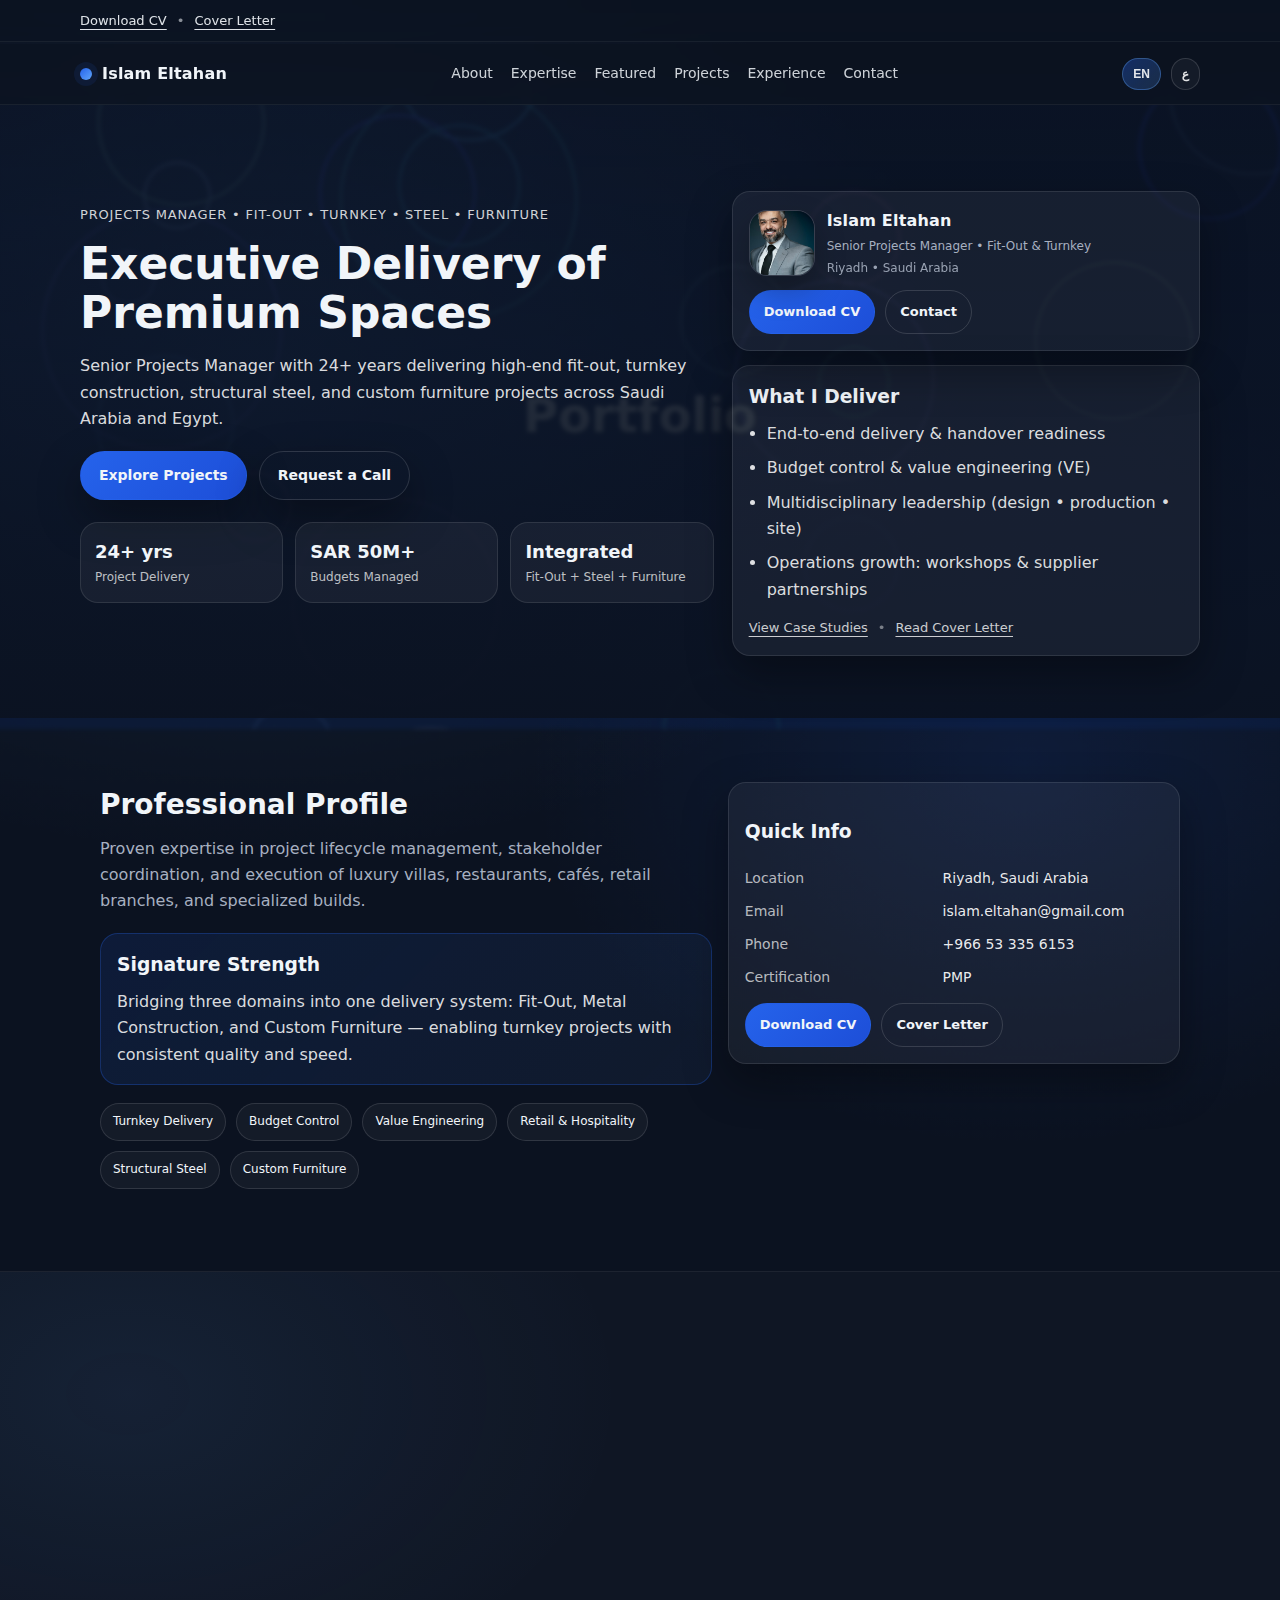
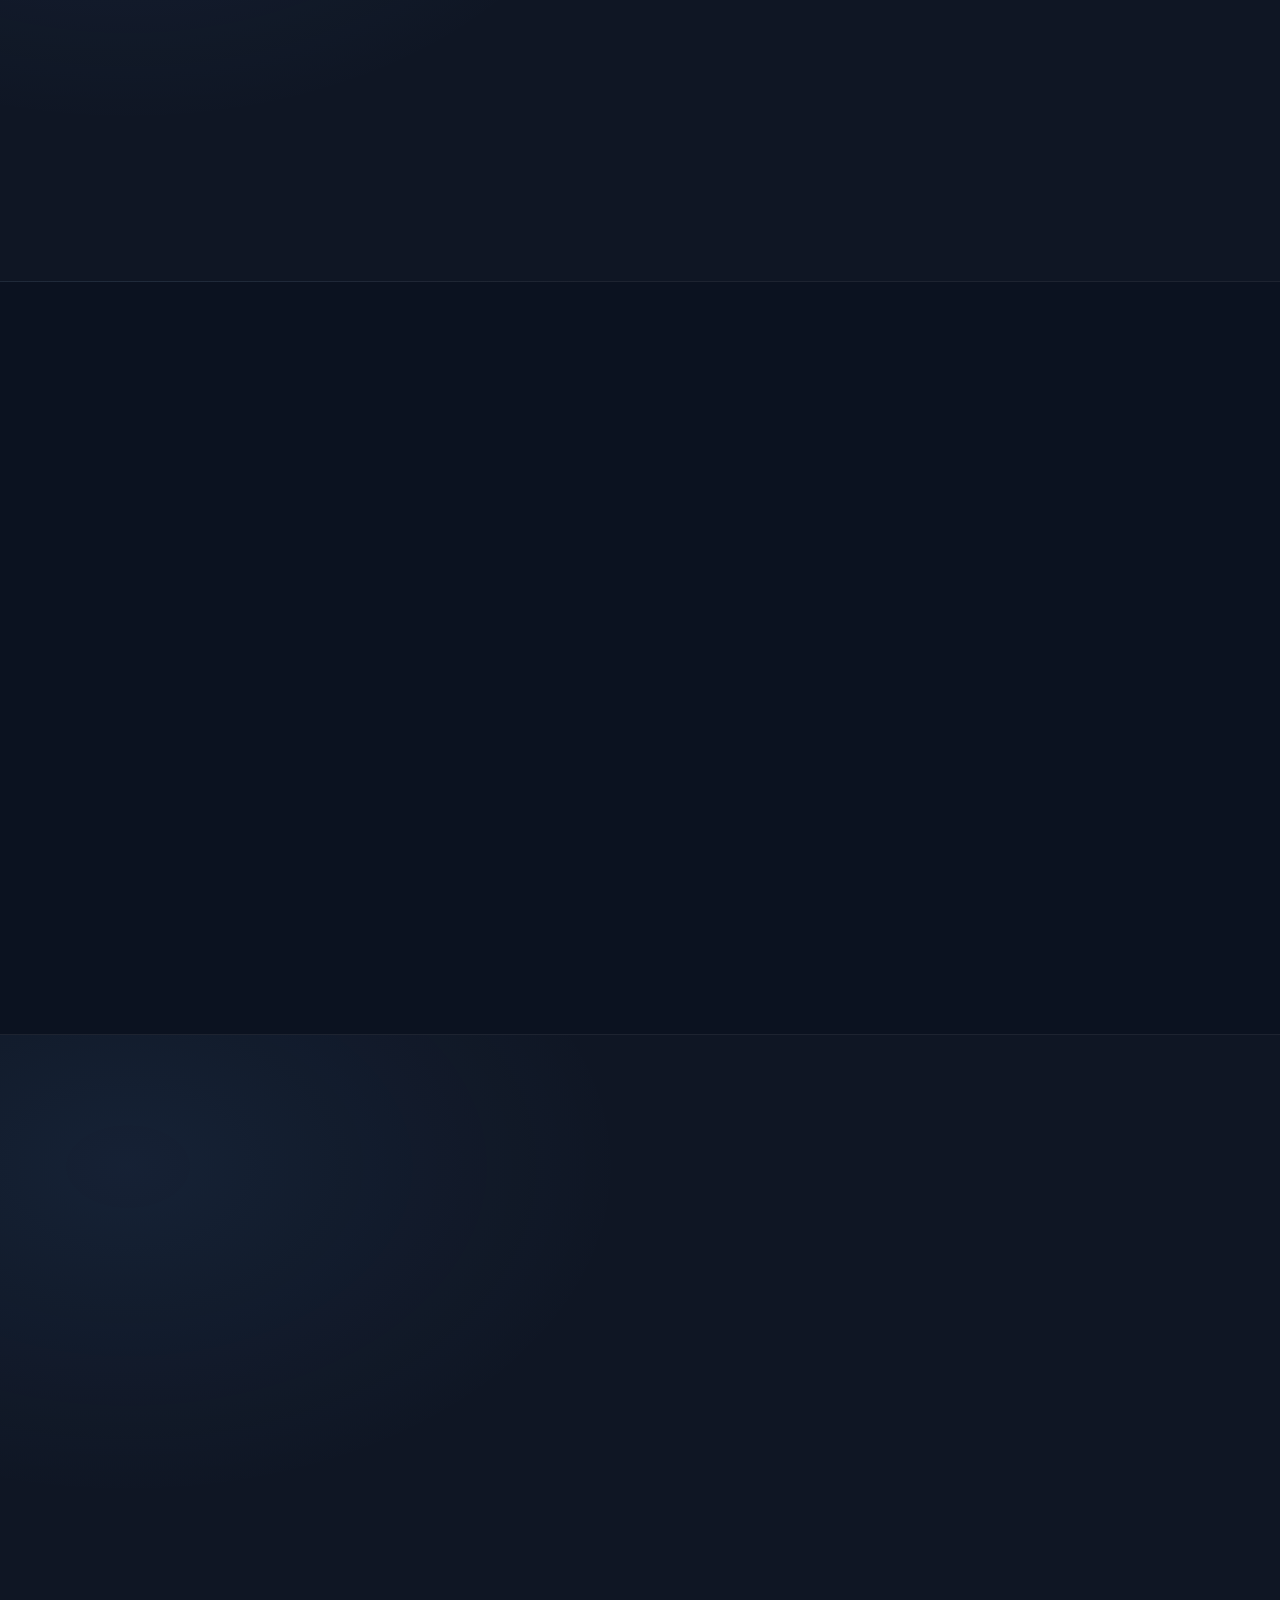
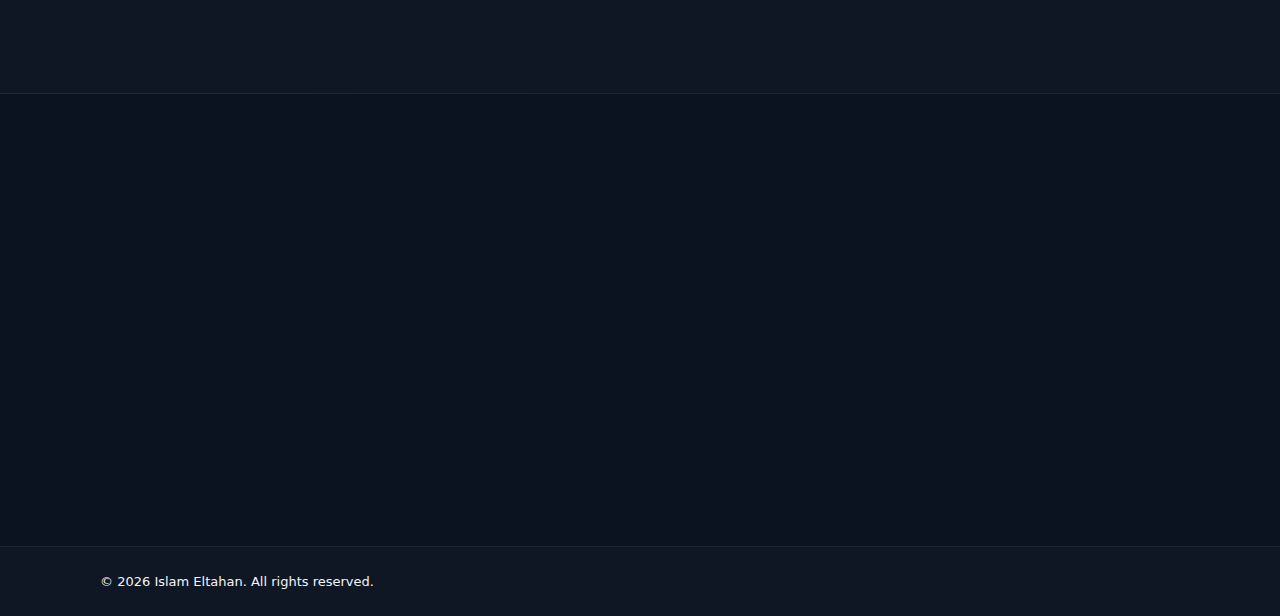
<file: index.html>
<!doctype html>
<html lang="en">
<head>
  <meta charset="utf-8" />
  <meta name="viewport" content="width=device-width, initial-scale=1" />
  <title>Islam Eltahan | Portfolio</title>
  <meta name="description" content="Senior Projects Manager – Fit-Out & Turnkey. Residential, retail (j.co), cafés, and specialized projects." />
  <meta name="theme-color" content="#0b1220" />
  <link rel="stylesheet" href="css/style.css" />
</head>

<body dir="ltr">
  <!-- Topbar -->
  <div class="topbar">
    <div class="container topbar-inner">
    
      <div class="top-actions">
        <a class="tlink" href="assets/files/CV.pdf" target="_blank" rel="noopener" data-i18n="download_cv">Download CV</a>
        <span class="sep">•</span>
        <a class="tlink" href="assets/files/Cover-Letter.pdf" target="_blank" rel="noopener" data-i18n="download_cl">Cover Letter</a>
      </div>
    </div>
  </div>

  <!-- Nav -->
  <header class="nav">
    <div class="container nav-inner">
      <a class="brand" href="index.html" aria-label="Home">
        <span class="brand-mark"></span>
        <span class="brand-text" data-i18n="name">Islam Eltahan</span>
      </a>

      <nav class="nav-links" id="navLinks">
        <a href="#about" data-i18n="nav_about">About</a>
        <a href="#expertise" data-i18n="nav_expertise">Expertise</a>
        <a href="#featured" data-i18n="nav_featured">Featured</a>
        <a href="projects.html" data-i18n="nav_projects">Projects</a>
        <a href="#experience" data-i18n="nav_experience">Experience</a>
        <a href="#contact" data-i18n="nav_contact">Contact</a>
      </nav>

      <div class="nav-right">
        <button class="lang-btn" type="button" data-lang="en">EN</button>
        <button class="lang-btn" type="button" data-lang="ar">ع</button>
        <button class="nav-toggle" id="navToggle" aria-label="Toggle menu">
          <span></span><span></span><span></span>
        </button>
      </div>
    </div>
  </header>

  <!-- Hero -->
  <main class="hero" id="top">
    <div class="hero-bg">
      <img src="assets/images/hero/hero.jpg" alt="" />
    </div>

    <div class="container hero-inner">
      <div class="hero-left reveal">
        <p class="kicker" data-i18n="hero_kicker">Projects Manager • Fit-Out • Turnkey • Steel • Furniture</p>
        <h1 data-i18n="hero_headline">Executive Delivery of Premium Spaces</h1>
        <p class="lead" data-i18n="hero_lead">
          Senior Projects Manager with 24+ years delivering high-end fit-out, turnkey construction, structural steel,
          and custom furniture projects across Saudi Arabia and Egypt.
        </p>

        <div class="cta-row">
          <a class="btn primary" href="projects.html" data-i18n="cta_projects">Explore Projects</a>
          <a class="btn ghost" href="#contact" data-i18n="cta_contact">Request a Call</a>
        </div>

        <div class="stats">
          <div class="stat">
            <div class="stat-value" data-i18n="stat_1_v">24+ yrs</div>
            <div class="stat-label" data-i18n="stat_1_l">Project Delivery</div>
          </div>
          <div class="stat">
            <div class="stat-value" data-i18n="stat_2_v">SAR 50M+</div>
            <div class="stat-label" data-i18n="stat_2_l">Budgets Managed</div>
          </div>
          <div class="stat">
            <div class="stat-value" data-i18n="stat_3_v">Integrated</div>
            <div class="stat-label" data-i18n="stat_3_l">Fit-Out + Steel + Furniture</div>
          </div>
        </div>
      </div>

      <aside class="hero-right reveal delay-1">
        <!-- Profile -->
        <div class="card profile-mini">
          <div class="pm-row">
            <img class="pm-avatar"
                 src="assets/images/profile/islam-eltahan.jpg"
                 alt="Islam Eltahan, Senior Projects Manager, professional headshot"
                 loading="eager" fetchpriority="high" />
            <div>
              <div class="pm-name" data-i18n="name">Islam Eltahan</div>
              <div class="pm-title muted" data-i18n="profile_title">Senior Projects Manager • Fit-Out & Turnkey</div>
              <div class="pm-sub muted" data-i18n="profile_loc">Riyadh • Saudi Arabia</div>
            </div>
          </div>

          <div class="pm-actions">
            <a class="btn small primary" href="assets/files/CV.pdf" target="_blank" rel="noopener" data-i18n="download_cv">Download CV</a>
            <a class="btn small ghost" href="#contact" data-i18n="nav_contact">Contact</a>
          </div>
        </div>

        <!-- Value card -->
        <div class="card hero-card">
          <h3 data-i18n="deliver_title">What I Deliver</h3>
          <ul class="checklist">
            <li data-i18n="deliver_1">End-to-end delivery & handover readiness</li>
            <li data-i18n="deliver_2">Budget control & value engineering (VE)</li>
            <li data-i18n="deliver_3">Multidisciplinary leadership (design • production • site)</li>
            <li data-i18n="deliver_4">Operations growth: workshops & supplier partnerships</li>
          </ul>

          <div class="mini-row">
            <a class="mini-link" href="projects.html" data-i18n="view_cases">View Case Studies</a>
            <span class="sep">•</span>
            <a class="mini-link" href="assets/files/Cover-Letter.pdf" target="_blank" rel="noopener" data-i18n="read_cl">Read Cover Letter</a>
          </div>
        </div>
      </aside>
    </div>
  </main>

  <!-- About -->
  <section id="about" class="section">
    <div class="container two-col">
      <div class="reveal">
        <div class="section-head">
          <h2 data-i18n="about_title">Professional Profile</h2>
          <p class="muted" data-i18n="about_desc">
            Proven expertise in project lifecycle management, stakeholder coordination, and execution of luxury villas,
            restaurants, cafés, retail branches, and specialized builds.
          </p>
        </div>

        <div class="callout">
          <h3 data-i18n="sig_title">Signature Strength</h3>
          <p data-i18n="sig_desc">
            Bridging three domains into one delivery system: Fit-Out, Metal Construction, and Custom Furniture —
            enabling turnkey projects with consistent quality and speed.
          </p>
        </div>

        <div class="pill-row">
          <span class="pill" data-i18n="pill_1">Turnkey Delivery</span>
          <span class="pill" data-i18n="pill_2">Budget Control</span>
          <span class="pill" data-i18n="pill_3">Value Engineering</span>
          <span class="pill" data-i18n="pill_4">Retail & Hospitality</span>
          <span class="pill" data-i18n="pill_5">Structural Steel</span>
          <span class="pill" data-i18n="pill_6">Custom Furniture</span>
        </div>
      </div>

      <aside class="card profile-card reveal delay-1">
        <h3 data-i18n="quick_title">Quick Info</h3>
        <div class="kv">
          <div class="k" data-i18n="k_loc">Location</div><div class="v" data-i18n="v_loc">Riyadh, Saudi Arabia</div>
          <div class="k" data-i18n="k_email">Email</div><div class="v">islam.eltahan@gmail.com</div>
          <div class="k" data-i18n="k_phone">Phone</div><div class="v">+966 53 335 6153</div>
          <div class="k" data-i18n="k_cert">Certification</div><div class="v">PMP</div>
        </div>

        <div class="download-row">
          <a class="btn small primary" href="assets/files/CV.pdf" target="_blank" rel="noopener" data-i18n="download_cv">Download CV</a>
          <a class="btn small ghost" href="assets/files/Cover-Letter.pdf" target="_blank" rel="noopener" data-i18n="download_cl">Cover Letter</a>
        </div>
      </aside>
    </div>
  </section>

  <!-- Expertise -->
  <section id="expertise" class="section alt">
    <div class="container">
      <div class="section-head reveal">
        <h2 data-i18n="exp_title">Core Expertise</h2>
        <p class="muted" data-i18n="exp_desc">
          Fit-Out • Turnkey • Structural Steel • Furniture Manufacturing, with executive leadership and operational growth.
        </p>
      </div>

      <div class="grid cards-4 reveal delay-1">
        <div class="card">
          <h3 data-i18n="exp_c1_h">Project & Construction</h3>
          <ul class="list">
            <li data-i18n="exp_c1_1">Lifecycle delivery & handover readiness</li>
            <li data-i18n="exp_c1_2">Schedule planning & milestone control</li>
            <li data-i18n="exp_c1_3">Stakeholder alignment</li>
          </ul>
        </div>

        <div class="card">
          <h3 data-i18n="exp_c2_h">Commercial Control</h3>
          <ul class="list">
            <li data-i18n="exp_c2_1">Budgeting & cost control</li>
            <li data-i18n="exp_c2_2">BOQ / contracts / variations</li>
            <li data-i18n="exp_c2_3">Value engineering</li>
          </ul>
        </div>

        <div class="card">
          <h3 data-i18n="exp_c3_h">Integrated Execution</h3>
          <ul class="list">
            <li data-i18n="exp_c3_1">Fit-out + metal works + custom furniture</li>
            <li data-i18n="exp_c3_2">Fabrication coordination & QA/QC</li>
            <li data-i18n="exp_c3_3">Finishing excellence</li>
          </ul>
        </div>

        <div class="card">
          <h3 data-i18n="exp_c4_h">Leadership & Ops</h3>
          <ul class="list">
            <li data-i18n="exp_c4_1">Multidisciplinary teams (design/production/site)</li>
            <li data-i18n="exp_c4_2">KPI and resource planning</li>
            <li data-i18n="exp_c4_3">Supplier partnerships</li>
          </ul>
        </div>
      </div>

      <div class="sub-cta reveal">
        <a class="btn primary" href="projects.html" data-i18n="cta_projects">Explore Projects</a>
        <a class="btn ghost" href="#contact" data-i18n="nav_contact">Contact</a>
      </div>
    </div>
  </section>

  <!-- Featured -->
  <section id="featured" class="section">
    <div class="container">
      <div class="section-head reveal">
        <h2 data-i18n="feat_title">Featured Case Studies</h2>
        <p class="muted" data-i18n="feat_desc">A quick executive view — full details available in the Projects section.</p>
      </div>

      <div class="featured-grid reveal delay-1" id="featuredGrid"></div>

      <div class="sub-cta reveal">
        <a class="btn primary" href="projects.html" data-i18n="browse_all">Browse All Projects</a>
        <a class="btn ghost" href="#top" data-i18n="back_top">Back to Top</a>
      </div>
    </div>
  </section>

  <!-- Experience -->
  <section id="experience" class="section alt">
    <div class="container">
      <div class="section-head reveal">
        <h2 data-i18n="timeline_title">Experience Timeline</h2>
        <p class="muted" data-i18n="timeline_desc">
          Leadership roles delivering luxury villas, cafés, restaurants, retail, and turnkey fit-out projects.
        </p>
      </div>

      <div class="timeline reveal delay-1">
        <div class="t-item">
          <div class="t-dot"></div>
          <div class="t-card">
            <div class="t-top">
              <h3 data-i18n="t1_title">Projects Manager • Lamsat Al Amara – Al Wahda Holding Group (Riyadh)</h3>
              <span class="t-date" data-i18n="t1_date">03/2025 – Present</span>
            </div>
            <ul class="list">
              <li data-i18n="t1_1">Led end-to-end delivery of luxury villas, cafés, restaurants, and turnkey fit-out projects.</li>
              <li data-i18n="t1_2">Negotiated strategic supplier partnerships.</li>
              <li data-i18n="t1_3">Launched an in-house furniture production workshop (wood & metal).</li>
            </ul>
          </div>
        </div>

        <div class="t-item">
          <div class="t-dot"></div>
          <div class="t-card">
            <div class="t-top">
              <h3 data-i18n="t2_title">Fit-Out Manager & Head of Structural Steel Division • Zaid Al-Hussien Group (Riyadh)</h3>
              <span class="t-date" data-i18n="t2_date">05/2013 – 08/2023</span>
            </div>
            <ul class="list">
              <li data-i18n="t2_1">Managed SAR 50M+ budgets with cost optimization and schedule compliance.</li>
              <li data-i18n="t2_2">Integrated fit-out, metal works, and custom furniture to streamline execution time.</li>
            </ul>
          </div>
        </div>
      </div>

      <div class="kpi-row reveal">
        <div class="kpi card">
          <div class="kpi-big" data-i18n="kpi_1_b">Luxury</div>
          <div class="kpi-small" data-i18n="kpi_1_s">Villas • Premium finishing • Handover-ready</div>
        </div>
        <div class="kpi card">
          <div class="kpi-big" data-i18n="kpi_2_b">Retail</div>
          <div class="kpi-small" data-i18n="kpi_2_s">Multi-branch consistency & rollout execution</div>
        </div>
        <div class="kpi card">
          <div class="kpi-big" data-i18n="kpi_3_b">Integrated</div>
          <div class="kpi-small" data-i18n="kpi_3_s">Fit-out + Steel + Custom Furniture</div>
        </div>
      </div>
    </div>
  </section>

  <!-- Contact -->
  <section id="contact" class="section">
    <div class="container contact">
      <div class="reveal">
        <h2 data-i18n="contact_title">Let’s Work Together</h2>
        <p class="muted" data-i18n="contact_desc">For leadership roles, delivery partnerships, or project consultations — reach out.</p>

        <div class="contact-cards">
          <div class="card">
            <div class="label" data-i18n="c_email">Email</div>
            <a class="biglink" href="mailto:islam.eltahan@gmail.com">islam.eltahan@gmail.com</a>
          </div>
          <div class="card">
            <div class="label" data-i18n="c_phone">Phone</div>
            <div class="bigtext">+966 53 335 6153</div>
          </div>
          <div class="card">
            <div class="label" data-i18n="c_linkedin">LinkedIn</div>
            <a class="biglink" href="https://www.linkedin.com/in/islam-eltahan-631299a3" target="_blank" rel="noopener" data-i18n="c_add_linkedin">Add LinkedIn URL</a>
          </div>
        </div>

        <div class="download-row">
          <a class="btn primary" href="assets/files/CV.pdf" target="_blank" rel="noopener" data-i18n="download_cv">Download CV</a>
          <a class="btn ghost" href="assets/files/Cover-Letter.pdf" target="_blank" rel="noopener" data-i18n="download_cl">Cover Letter</a>
        </div>
      </div>
</div>
  </section>

  <footer class="footer">
    <div class="container footer-inner">
      <div>© <span id="year"></span> <span data-i18n="name">Islam Eltahan</span>. <span data-i18n="rights">All rights reserved.</span></div>
</div>
  </footer>

  <script src="js/i18n.js"></script>
  <script src="js/data.js"></script>
  <script src="js/main.js"></script>
</body>
</html>
</file>
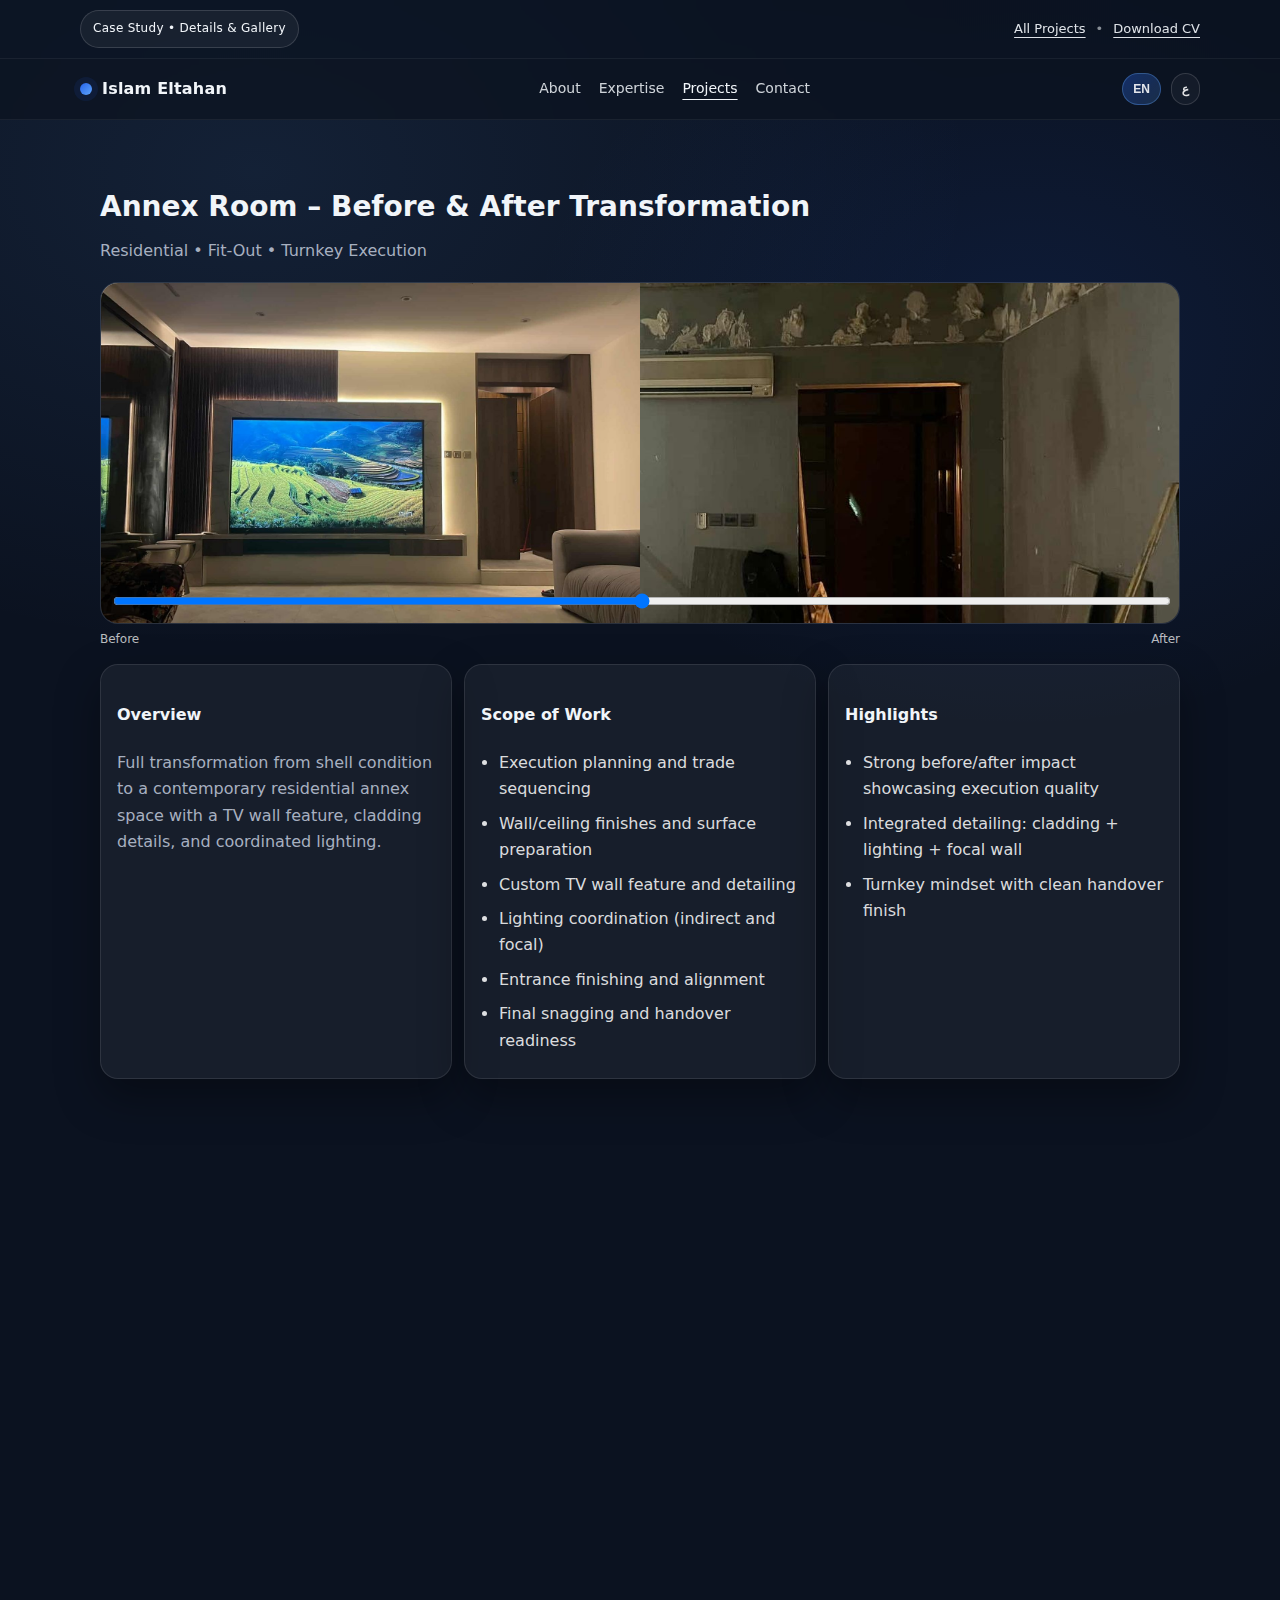
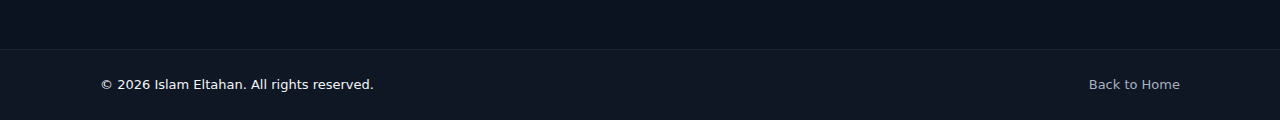
<file: project.html>
<!doctype html>
<html lang="en">
<head>
  <meta charset="utf-8" />
  <meta name="viewport" content="width=device-width, initial-scale=1" />
  <title>Project | Islam Eltahan</title>
  <meta name="description" content="Project case study" />
  <meta name="theme-color" content="#0b1220" />
  <link rel="stylesheet" href="css/style.css" />
</head>

<body dir="ltr">
  <div class="topbar">
    <div class="container topbar-inner">
      <div class="badge" data-i18n="case_badge">Case Study • Details & Gallery</div>
      <div class="top-actions">
        <a class="tlink" href="projects.html" data-i18n="all_projects">All Projects</a>
        <span class="sep">•</span>
        <a class="tlink" href="assets/files/CV.pdf" target="_blank" rel="noopener" data-i18n="download_cv">Download CV</a>
      </div>
    </div>
  </div>

  <header class="nav">
    <div class="container nav-inner">
      <a class="brand" href="index.html" aria-label="Home">
        <span class="brand-mark"></span>
        <span class="brand-text" data-i18n="name">Islam Eltahan</span>
      </a>

      <nav class="nav-links" id="navLinks">
        <a href="index.html#about" data-i18n="nav_about">About</a>
        <a href="index.html#expertise" data-i18n="nav_expertise">Expertise</a>
        <a class="active" href="projects.html" data-i18n="nav_projects">Projects</a>
        <a href="index.html#contact" data-i18n="nav_contact">Contact</a>
      </nav>

      <div class="nav-right">
        <button class="lang-btn" type="button" data-lang="en">EN</button>
        <button class="lang-btn" type="button" data-lang="ar">ع</button>
        <button class="nav-toggle" id="navToggle" aria-label="Toggle menu">
          <span></span><span></span><span></span>
        </button>
      </div>
    </div>
  </header>

  <main class="section">
    <div class="container">
      <div class="section-head reveal">
        <h2 id="pTitle">Project Title</h2>
        <p id="pMeta" class="muted"></p>
      </div>

      <!-- Before/After Slider -->
      <div class="reveal">
        <div class="ba-slider" id="baSlider" hidden>
          <div class="ba-wrap">
            <img id="baBefore" alt="Before" />
            <div class="ba-after">
              <img id="baAfter" alt="After" />
            </div>
            <input id="baRange" type="range" min="5" max="95" value="50" aria-label="Before After Slider" />
          </div>
          <div class="ba-labels">
            <span data-i18n="before">Before</span>
            <span data-i18n="after">After</span>
          </div>
        </div>
      </div>

      <div class="modal-grid reveal delay-1">
        <div class="card">
          <h4 data-i18n="overview">Overview</h4>
          <p id="pOverview" class="muted"></p>
        </div>
        <div class="card">
          <h4 data-i18n="scope">Scope of Work</h4>
          <ul id="pScope" class="list"></ul>
        </div>
        <div class="card">
          <h4 data-i18n="highlights">Highlights</h4>
          <ul id="pHighlights" class="list"></ul>
        </div>
      </div>

      <div class="section-head reveal" style="margin-top:22px">
        <h2 style="font-size:20px;margin:0" data-i18n="gallery">Gallery</h2>
        <p class="muted" style="margin:6px 0 0" data-i18n="gallery_note">Click any image to open in a new tab.</p>
      </div>

      <div class="modal-gallery reveal delay-1" id="pGallery"></div>

      <div class="sub-cta reveal">
        <a class="btn ghost" href="projects.html" data-i18n="back_projects">Back to Projects</a>
        <a class="btn primary" href="index.html#contact" data-i18n="nav_contact">Contact</a>
      </div>
    </div>
  </main>

  <footer class="footer">
    <div class="container footer-inner">
      <div>© <span id="year"></span> <span data-i18n="name">Islam Eltahan</span>. <span data-i18n="rights">All rights reserved.</span></div>
      <div class="muted"><a href="index.html" data-i18n="back_home">Back to Home</a></div>
    </div>
  </footer>

  <script src="js/i18n.js"></script>
  <script src="js/data.js"></script>
  <script src="js/main.js"></script>
</body>
</html>
</file>
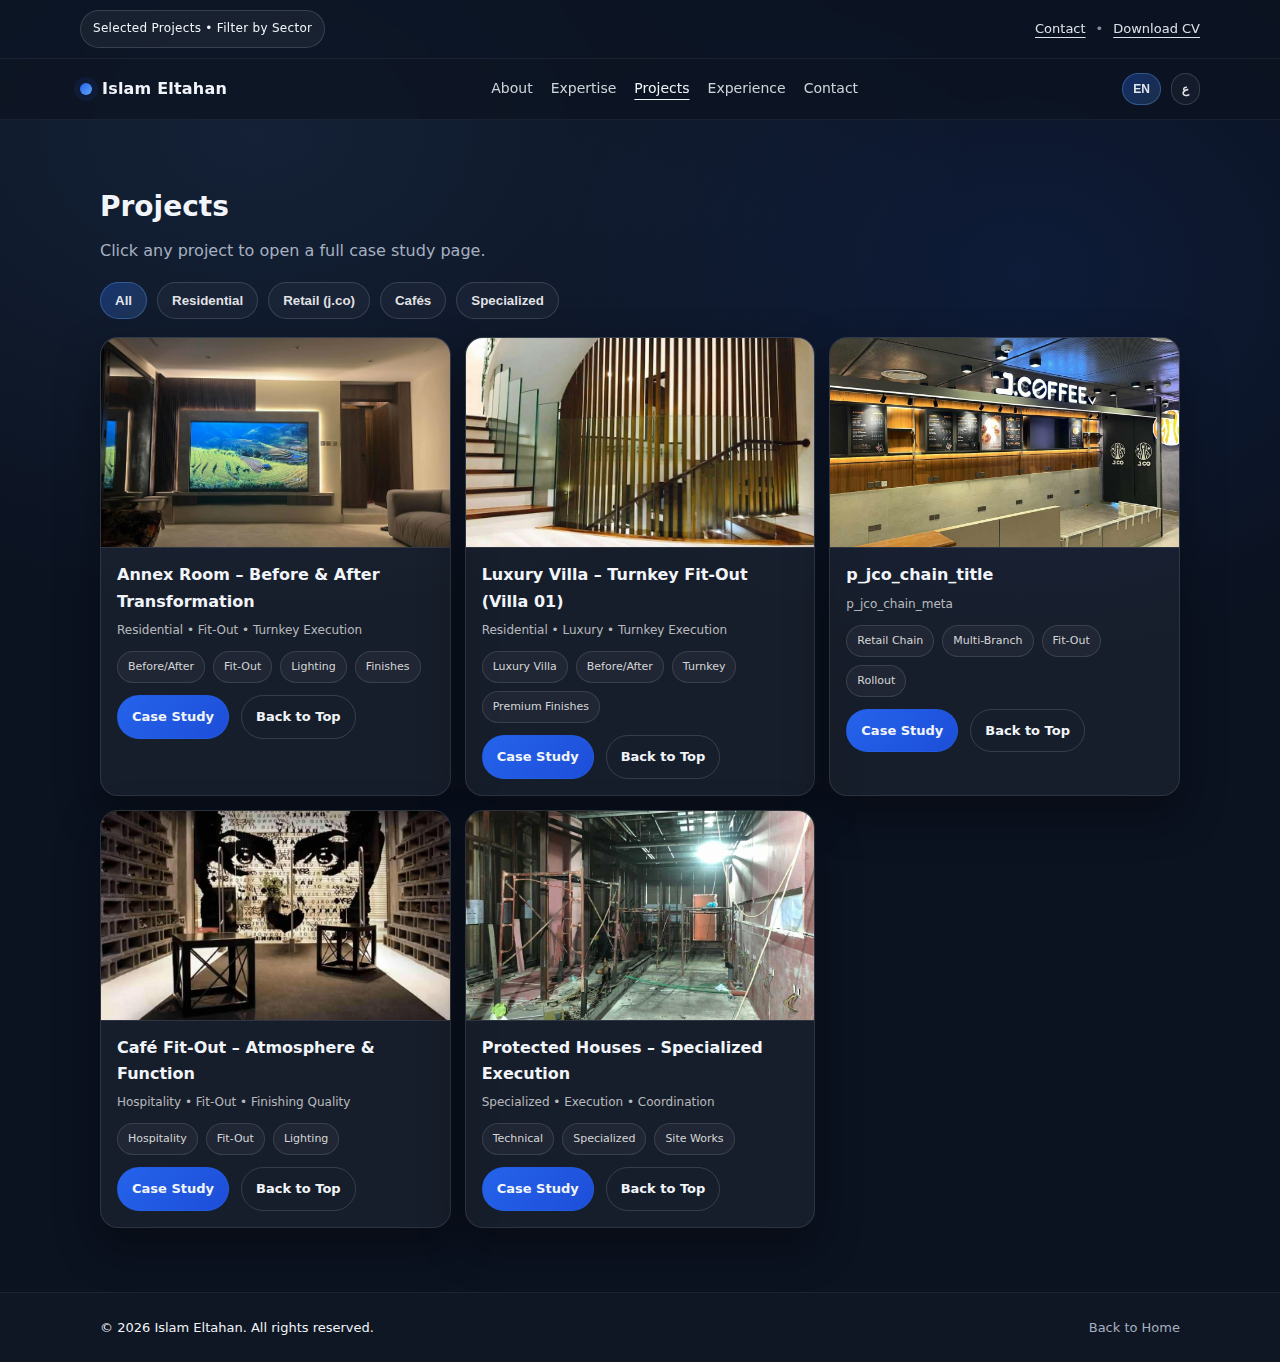
<file: projects.html>
<!doctype html>
<html lang="en">
<head>
  <meta charset="utf-8" />
  <meta name="viewport" content="width=device-width, initial-scale=1" />
  <title>Projects | Islam Eltahan</title>
  <meta name="description" content="Selected projects: Annex room before/after, j.co branches, cafés, and protected houses." />
  <meta name="theme-color" content="#0b1220" />
  <link rel="stylesheet" href="css/style.css" />
</head>

<body dir="ltr">
  <div class="topbar">
    <div class="container topbar-inner">
      <div class="badge" data-i18n="projects_badge">Selected Projects • Filter by Sector</div>
      <div class="top-actions">
        <a class="tlink" href="index.html#contact" data-i18n="nav_contact">Contact</a>
        <span class="sep">•</span>
        <a class="tlink" href="assets/files/CV.pdf" target="_blank" rel="noopener" data-i18n="download_cv">Download CV</a>
      </div>
    </div>
  </div>

  <header class="nav">
    <div class="container nav-inner">
      <a class="brand" href="index.html" aria-label="Home">
        <span class="brand-mark"></span>
        <span class="brand-text" data-i18n="name">Islam Eltahan</span>
      </a>

      <nav class="nav-links" id="navLinks">
        <a href="index.html#about" data-i18n="nav_about">About</a>
        <a href="index.html#expertise" data-i18n="nav_expertise">Expertise</a>
        <a class="active" href="projects.html" data-i18n="nav_projects">Projects</a>
        <a href="index.html#experience" data-i18n="nav_experience">Experience</a>
        <a href="index.html#contact" data-i18n="nav_contact">Contact</a>
      </nav>

      <div class="nav-right">
        <button class="lang-btn" type="button" data-lang="en">EN</button>
        <button class="lang-btn" type="button" data-lang="ar">ع</button>
        <button class="nav-toggle" id="navToggle" aria-label="Toggle menu">
          <span></span><span></span><span></span>
        </button>
      </div>
    </div>
  </header>

  <main class="section">
    <div class="container">
      <div class="section-head reveal">
        <h2 data-i18n="projects_title">Projects</h2>
        <p class="muted" data-i18n="projects_sub">Click any project to open a full case study page.</p>
      </div>

      <div class="filters reveal">
        <button class="chip active" data-filter="all" data-i18n="f_all">All</button>
        <button class="chip" data-filter="residential" data-i18n="f_res">Residential</button>
        <button class="chip" data-filter="retail" data-i18n="f_retail">Retail (j.co)</button>
        <button class="chip" data-filter="cafe" data-i18n="f_cafe">Cafés</button>
        <button class="chip" data-filter="technical" data-i18n="f_tech">Specialized</button>
      </div>

      <div id="projectsGrid" class="projects-grid reveal delay-1"></div>
    </div>
  </main>

  <footer class="footer">
    <div class="container footer-inner">
      <div>© <span id="year"></span> <span data-i18n="name">Islam Eltahan</span>. <span data-i18n="rights">All rights reserved.</span></div>
      <div class="muted"><a href="index.html" data-i18n="back_home">Back to Home</a></div>
    </div>
  </footer>

  <script src="js/i18n.js"></script>
  <script src="js/data.js"></script>
  <script src="js/main.js"></script>
</body>
</html>
</file>
<file: css/style.css>
@import url("https://fonts.googleapis.com/css2?family=Cairo:wght@300;400;500;600;700;800;900&display=swap");

:root{
  --bg:#0b1220;
  --bg2:#0f172a;
  --card:rgba(255,255,255,.05);
  --stroke:rgba(255,255,255,.10);
  --text:#f1f5f9;
  --muted:#a7b0c0;
  --brand:#2563eb;
  --brand2:#60a5fa;
  --shadow:0 18px 44px rgba(0,0,0,.35);
  --radius:18px;
}

*{box-sizing:border-box}
html{scroll-behavior:smooth}
body{
  margin:0;
  font-family:system-ui,-apple-system,BlinkMacSystemFont,"Segoe UI",sans-serif;
  background:
    radial-gradient(1200px 800px at 20% 10%, rgba(96,165,250,.10), transparent 60%),
    radial-gradient(900px 700px at 80% 20%, rgba(37,99,235,.12), transparent 55%),
    var(--bg);
  color:var(--text);
  line-height:1.65;
}

body[dir="rtl"]{
  font-family: "Cairo", system-ui, -apple-system, BlinkMacSystemFont, "Segoe UI", sans-serif;
}

[dir="rtl"] .nav-links{direction:rtl}
[dir="rtl"] .kv{direction:rtl}
[dir="rtl"] .list, [dir="rtl"] .checklist{padding-right:18px; padding-left:0}
[dir="rtl"] .list li, [dir="rtl"] .checklist li{margin-right:2px}

.container{max-width:1120px; margin:0 auto; padding:0 20px;}
a{color:inherit; text-decoration:none}
code{background:rgba(255,255,255,.06); padding:2px 8px; border-radius:10px; border:1px solid rgba(255,255,255,.08);}

.muted{color:var(--muted)}
.sep{opacity:.55}

.badge{
  font-size:12px; letter-spacing:.3px;
  padding:8px 12px; border-radius:999px;
  border:1px solid rgba(255,255,255,.14);
  background:rgba(255,255,255,.05);
}

.topbar{
  position:sticky; top:0; z-index:80;
  backdrop-filter: blur(12px);
  background: rgba(11,18,32,.65);
  border-bottom: 1px solid rgba(255,255,255,.06);
}
.topbar-inner{
  display:flex; align-items:center; justify-content:space-between;
  padding:10px 0;
  gap:12px;
}
.top-actions{display:flex; align-items:center; gap:10px; font-size:13px; flex-wrap:wrap}
.tlink{text-decoration:underline; text-underline-offset:4px; opacity:.92}
.tlink:hover{opacity:1}

.nav{
  position:sticky; top:44px; z-index:90;
  backdrop-filter: blur(14px);
  background: rgba(11,18,32,.70);
  border-bottom: 1px solid rgba(255,255,255,.06);
}
.nav-inner{
  display:flex; align-items:center; justify-content:space-between;
  padding:14px 0;
  gap:14px;
}
.brand{display:flex; align-items:center; gap:10px}
.brand-mark{
  width:12px; height:12px; border-radius:6px;
  background: linear-gradient(135deg, var(--brand), var(--brand2));
  box-shadow: 0 0 0 6px rgba(37,99,235,.10);
}
.brand-text{font-weight:700; letter-spacing:.2px}
.nav-links{display:flex; gap:18px; font-size:14px; flex-wrap:wrap}
.nav-links a{opacity:.85}
.nav-links a:hover{opacity:1}
.nav-links a.active{opacity:1; text-decoration:underline; text-underline-offset:6px}

.nav-right{display:flex; align-items:center; gap:10px}
.lang-btn{
  cursor:pointer;
  border:1px solid rgba(255,255,255,.14);
  background: rgba(255,255,255,.04);
  color: rgba(255,255,255,.88);
  border-radius: 999px;
  padding:8px 10px;
  font-weight:700;
  font-size:12px;
}
.lang-btn.active{background: linear-gradient(135deg, rgba(37,99,235,.35), rgba(96,165,250,.18)); border-color: rgba(96,165,250,.35)}

.nav-toggle{
  display:none; background:transparent; border:0; cursor:pointer;
  padding:8px; border-radius:12px;
}
.nav-toggle span{
  display:block; width:22px; height:2px; background:rgba(255,255,255,.75);
  margin:5px 0;
}

.hero{
  position:relative;
  padding:70px 0 34px;
  overflow: visible;

}
.hero-bg{position:absolute; inset:0; opacity:.22; transform: scale(1.04);}
.hero-bg img{width:100%; height:100%; object-fit:cover; filter: blur(2px) saturate(1.1);}
.hero::after{
  content:""; position:absolute; inset:0;
  background: linear-gradient(to bottom, rgba(11,18,32,.25), rgba(11,18,32,.92));
}
.hero-inner{
  position:relative; z-index:2;
  display:grid; grid-template-columns: 1.15fr .85fr;
  gap:18px;
  padding:18px 0 28px;
}
.kicker{
  font-size:13px; letter-spacing:.8px; text-transform:uppercase;
  color:rgba(255,255,255,.82);
}
.hero h1{margin:10px 0 10px; font-size:44px; line-height:1.12;}
.lead{max-width:720px; font-size:16px; color:rgba(255,255,255,.86)}
.cta-row{display:flex; gap:12px; margin-top:18px; flex-wrap:wrap}

.btn{
  display:inline-flex; align-items:center; justify-content:center;
  padding:12px 18px; border-radius:999px;
  border:1px solid rgba(255,255,255,.14);
  background: rgba(255,255,255,.06);
  box-shadow: var(--shadow);
  transition: transform .18s ease, background .18s ease, border-color .18s ease;
  font-weight:600; font-size:14px;
}
.btn:hover{transform: translateY(-1px); background: rgba(255,255,255,.09)}
.btn.primary{background: linear-gradient(135deg, var(--brand), #1d4ed8); border-color: rgba(37,99,235,.35)}
.btn.ghost{background: transparent}
.btn.small{padding:10px 14px; font-size:13px; box-shadow:none}

.stats{
  display:grid; grid-template-columns: repeat(3, 1fr);
  gap:12px; margin-top:22px;
}
.stat{
  border:1px solid rgba(255,255,255,.10);
  background: rgba(255,255,255,.05);
  border-radius: var(--radius);
  padding:14px;
}
.stat-value{font-weight:800; font-size:18px}
.stat-label{font-size:12px; color:rgba(255,255,255,.72); margin-top:2px}

.card{
  background: var(--card);
  border:1px solid var(--stroke);
  border-radius: var(--radius);
  padding:16px;
  box-shadow: var(--shadow);
}

.hero-card h3{margin:0 0 8px}
.checklist{margin:0; padding-left:18px}
.checklist li{margin:8px 0; color:rgba(255,255,255,.86)}
.mini-row{display:flex; gap:10px; margin-top:14px; font-size:13px; color:rgba(255,255,255,.78); flex-wrap:wrap}
.mini-link{text-decoration:underline; text-underline-offset:4px}

/* =========================
   Profile mini card (Avatar hover zoom)
   ========================= */

.profile-mini{margin-bottom:14px; position:relative; z-index:4;}
.pm-row{display:flex; align-items:center; gap:12px; position:relative;}

/* Avatar base */
.pm-avatar{
  width:66px;
  height:66px;
  border-radius:18px;
  object-fit:cover;

  border:1px solid rgba(255,255,255,.14);
  box-shadow: 0 14px 30px rgba(0,0,0,.25);

  /* IMPORTANT for hover zoom */
  position:relative;
  z-index:1;
  cursor: zoom-in;
  will-change: transform;

  transition:
    transform .28s cubic-bezier(.2,.9,.2,1),
    box-shadow .28s cubic-bezier(.2,.9,.2,1),
    filter .28s cubic-bezier(.2,.9,.2,1);
  transform-origin: center;
}

/* Hover zoom (works on hover of image OR the whole row) */
.pm-avatar:hover,
.pm-row:hover .pm-avatar{
  transform: scale(2.3);
  z-index:10;
  filter: saturate(1.06) contrast(1.06);
  box-shadow: 0 32px 80px rgba(0,0,0,.6);
}


/* Optional: subtle glow ring on hover */
.pm-avatar:hover,
.pm-row:hover .pm-avatar{
  outline: 2px solid rgba(96,165,250,.35);
  outline-offset: 3px;
}

/* Keep text stable */
.pm-name{font-weight:900; font-size:16px; letter-spacing:.2px}
.pm-title{font-size:12px; margin-top:2px}
.pm-sub{font-size:12px; margin-top:2px; opacity:.9}
.pm-actions{display:flex; gap:10px; margin-top:12px; flex-wrap:wrap}


.section{padding:64px 0}
.section.alt{
  background:
    radial-gradient(900px 600px at 10% 20%, rgba(96,165,250,.08), transparent 55%),
    rgba(255,255,255,.02);
  border-top:1px solid rgba(255,255,255,.06);
  border-bottom:1px solid rgba(255,255,255,.06);
}
.section-head{margin-bottom:18px}
.section-head h2{margin:0 0 8px; font-size:28px}
.section-head p{margin:0; max-width:760px}

.two-col{
  display:grid;
  grid-template-columns: 1.15fr .85fr;
  gap:16px;
  align-items:start;
}

.pill-row{display:flex; flex-wrap:wrap; gap:10px; margin:18px 0}
.pill{
  font-size:12px; padding:8px 12px; border-radius:999px;
  border:1px solid rgba(255,255,255,.12);
  background: rgba(255,255,255,.04);
}

.callout{
  margin-top:18px;
  padding:16px;
  border-radius: var(--radius);
  border:1px solid rgba(37,99,235,.30);
  background: linear-gradient(135deg, rgba(37,99,235,.12), rgba(96,165,250,.06));
}
.callout h3{margin:0 0 8px}
.callout p{margin:0; color:rgba(255,255,255,.86)}

.profile-card .kv{
  display:grid;
  grid-template-columns: 1fr 1.2fr;
  gap:10px 14px;
  margin:12px 0 14px;
  font-size:14px;
}
.profile-card .k{color:rgba(255,255,255,.70)}
.profile-card .v{color:rgba(255,255,255,.92)}
.download-row{display:flex; gap:10px; flex-wrap:wrap; margin-top:14px}

.grid{display:grid; gap:14px}
.cards-4{grid-template-columns: repeat(4, 1fr)}
.list{margin:0; padding-left:18px}
.list li{margin:8px 0; color:rgba(255,255,255,.86)}
.sub-cta{margin-top:18px; display:flex; gap:12px; flex-wrap:wrap}

.filters{display:flex; gap:10px; flex-wrap:wrap; margin:14px 0 18px}
.chip{
  cursor:pointer;
  padding:10px 14px;
  border-radius:999px;
  border:1px solid rgba(255,255,255,.14);
  background: rgba(255,255,255,.04);
  color:rgba(255,255,255,.88);
  font-weight:600;
  transition:.18s ease;
}
.chip:hover{background: rgba(255,255,255,.08)}
.chip.active{background: linear-gradient(135deg, rgba(37,99,235,.35), rgba(96,165,250,.18)); border-color: rgba(96,165,250,.35)}

.projects-grid{
  display:grid;
  grid-template-columns: repeat(3, 1fr);
  gap:14px;
}

/* Featured grid on Home */
.featured-grid{
  display:grid;
  grid-template-columns: repeat(3, 1fr);
  gap:14px;
}

.p-card{position:relative; overflow:hidden; padding:0;}
.p-thumb{
  height:210px;
  border-bottom:1px solid rgba(255,255,255,.08);
  background: rgba(255,255,255,.03);
}
.p-thumb img{width:100%; height:100%; object-fit:cover; display:block; filter:saturate(1.05)}
.p-body{padding:14px 16px 16px}
.p-title{margin:0 0 6px; font-size:16px}
.p-meta{margin:0 0 10px; font-size:12px; color:rgba(255,255,255,.70)}
.p-tags{display:flex; gap:8px; flex-wrap:wrap}
.tag{
  font-size:11px;
  padding:6px 10px;
  border-radius:999px;
  border:1px solid rgba(255,255,255,.12);
  background: rgba(255,255,255,.04);
  color:rgba(255,255,255,.82);
}

.timeline{display:grid; gap:14px; margin-top:6px}
.t-item{display:grid; grid-template-columns: 18px 1fr; gap:12px}
.t-dot{
  width:12px;height:12px;border-radius:50%;
  background: linear-gradient(135deg, var(--brand), var(--brand2));
  margin-top:18px;
  box-shadow: 0 0 0 6px rgba(37,99,235,.10);
}
.t-card{background:var(--card); border:1px solid var(--stroke); border-radius:var(--radius); padding:16px; box-shadow:var(--shadow)}
.t-top{display:flex; justify-content:space-between; gap:12px; flex-wrap:wrap}
.t-top h3{margin:0; font-size:15px}
.t-date{font-size:12px; color:rgba(255,255,255,.68)}

.kpi-row{display:grid; grid-template-columns: repeat(3, 1fr); gap:14px; margin-top:18px}
.kpi-big{font-weight:900; font-size:22px}
.kpi-small{font-size:12px; color:rgba(255,255,255,.72); margin-top:4px}

.contact{
  display:grid;
  grid-template-columns: 1.1fr .9fr;
  gap:14px;
  align-items:start;
}
.contact-cards{display:grid; grid-template-columns: repeat(3, 1fr); gap:12px; margin:14px 0}
.label{font-size:12px; color:rgba(255,255,255,.65)}
.biglink{display:inline-block; margin-top:6px; text-decoration:underline; text-underline-offset:4px}
.bigtext{margin-top:6px; font-weight:700}

.footer{
  border-top:1px solid rgba(255,255,255,.06);
  padding:24px 0;
  background: rgba(255,255,255,.02);
}
.footer-inner{display:flex; justify-content:space-between; gap:14px; flex-wrap:wrap; font-size:13px}

.modal-grid{display:grid; grid-template-columns: repeat(3, 1fr); gap:12px; margin-top:14px}
.modal-gallery{
  margin-top:14px;
  display:grid;
  grid-template-columns: repeat(4, 1fr);
  gap:10px;
}
.gimg{
  border-radius:16px;
  overflow:hidden;
  border:1px solid rgba(255,255,255,.10);
  background: rgba(255,255,255,.04);
}
.gimg img{width:100%; height:160px; object-fit:cover; display:block; cursor:pointer}

.ba-slider{margin-top:4px}
.ba-wrap{position:relative; border-radius:18px; overflow:hidden; border:1px solid rgba(255,255,255,.10); background: rgba(255,255,255,.03)}
.ba-wrap > img{width:100%; height:340px; object-fit:cover; display:block}
.ba-after{position:absolute; inset:0; width:50%; overflow:hidden;}
.ba-after img{width:100%; height:340px; object-fit:cover; display:block}
.ba-wrap input[type="range"]{
  position:absolute; left:10px; right:10px; bottom:12px;
  width: calc(100% - 20px);
}
.ba-labels{display:flex; justify-content:space-between; font-size:12px; color:rgba(255,255,255,.72); margin-top:6px}

/* Reveal */
.reveal{opacity:0; transform: translateY(10px); transition: .6s ease;}
.reveal.show{opacity:1; transform: translateY(0);}
.delay-1{transition-delay:.12s}
.delay-2{transition-delay:.22s}

@media (max-width: 1100px){
  .cards-4{grid-template-columns: repeat(2, 1fr)}
  .projects-grid{grid-template-columns: repeat(2, 1fr)}
  .featured-grid{grid-template-columns: repeat(2, 1fr)}
  .modal-grid{grid-template-columns: 1fr}
  .modal-gallery{grid-template-columns: repeat(2, 1fr)}
}
@media (max-width: 900px){
  .hero-inner, .two-col, .contact{grid-template-columns: 1fr}
  .contact-cards{grid-template-columns: 1fr}
  .stats{grid-template-columns: 1fr}
  .kpi-row{grid-template-columns: 1fr}
  .featured-grid{grid-template-columns: 1fr}
}
@media (max-width: 820px){
  .nav-toggle{display:block}
  .nav-links{
    display:none;
    position:absolute;
    left:20px; right:20px; top:62px;
    background: rgba(15,23,42,.98);
    border:1px solid rgba(255,255,255,.10);
    border-radius: 18px;
    padding:12px;
    box-shadow: var(--shadow);
    flex-direction:column;
    gap:10px;
  }
  .nav-links.open{display:flex}
}


/* ====== Group project (multi-branch) ====== */
.branch-block{margin-top:18px}
.branch-head{
  display:flex;
  align-items:center;
  justify-content:space-between;
  gap:12px;
  margin: 8px 0 10px;
}
.branch-title{margin:0; font-size:1.05rem}
.branch-pill{
  font-size:.8rem;
  padding:.35rem .6rem;
  border-radius:999px;
  border:1px solid rgba(255,255,255,.14);
  background: rgba(255,255,255,.06);
  color: rgba(255,255,255,.86);
  white-space:nowrap;
}
.gallery-grid{
  display:grid;
  grid-template-columns: repeat(4, 1fr);
  gap:10px;
}
@media (max-width: 900px){
  .gallery-grid{grid-template-columns: repeat(2, 1fr);}
  


  

}
</file>
